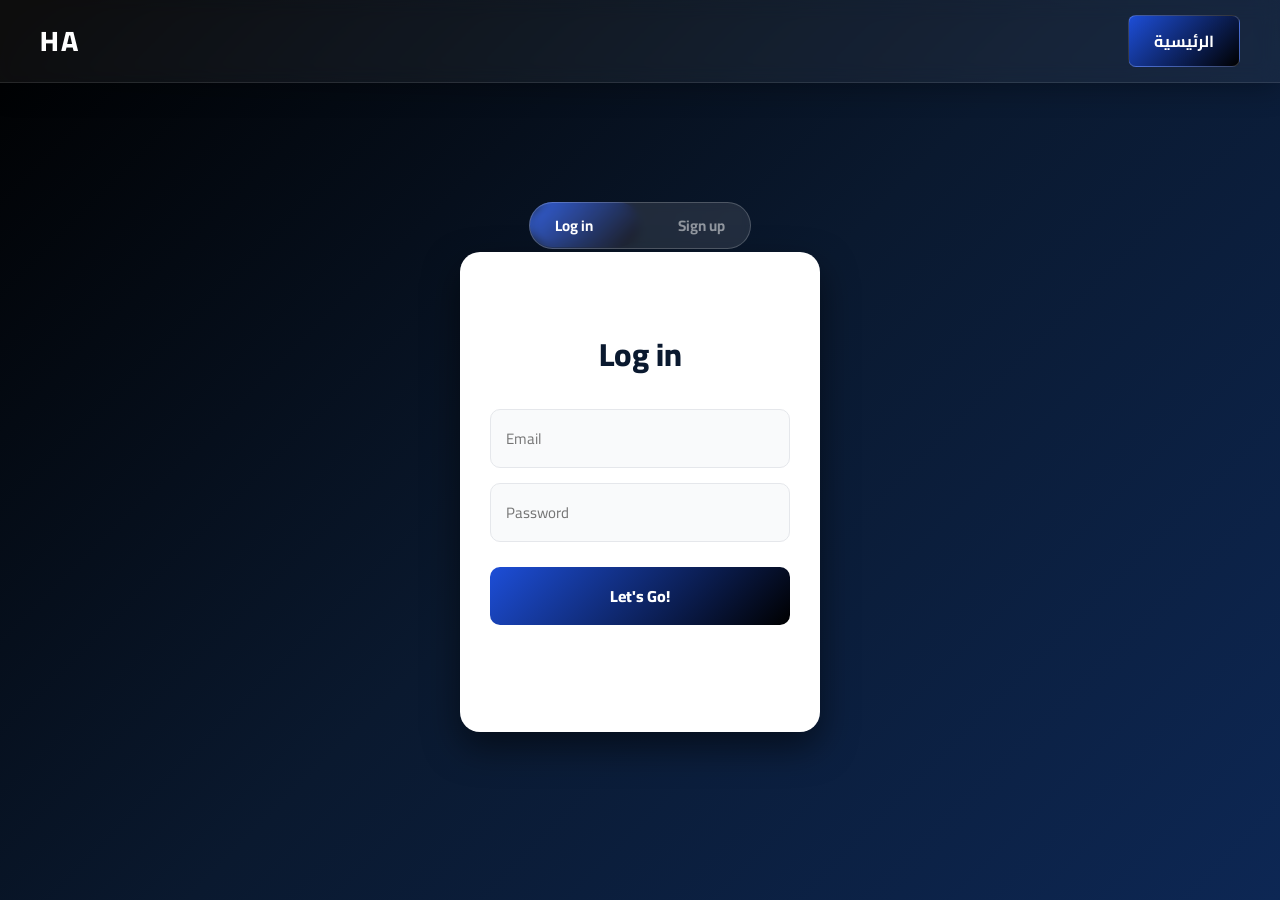
<file: admin.html>
<!DOCTYPE html>
<html lang="en">
<head>
    <meta charset="UTF-8">
    <meta name="viewport" content="width=device-width, initial-scale=1.0">
    <title>Admin Dashboard</title>

    <link rel="stylesheet" href="assets/css/admin.css">
</head>
<body>

<header class="header">
    <div class="header-content">

        <h1>Admin Dashboard</h1>

        <div>
            <span id="adminName">Admin</span>

            <button id="logoutBtn" class="btn btn-danger">
                Logout
            </button>
        </div>

    </div>
</header>

<div class="container">

    <aside class="sidebar">

        <button class="nav-item active"
                data-section="dashboard">
            Dashboard
        </button>

        <button class="nav-item"
                data-section="users">
            Users
        </button>

        <button class="nav-item"
                data-section="moderators">
            Moderators
        </button>

    </aside>

    <main class="main-content">

        <!-- DASHBOARD -->

        <section id="dashboard" class="section active">

            <h2>Dashboard</h2>

            <div class="stats-grid">

                <div class="stat-card">
                    <h3>Total Users</h3>
                    <p id="totalUsers">0</p>
                </div>

                <div class="stat-card">
                    <h3>Total Moderators</h3>
                    <p id="totalModerators">0</p>
                </div>

            </div>

        </section>

        <!-- USERS -->

        <section id="users" class="section">

            <h2>Users</h2>

            <table class="data-table">

                <thead>
                <tr>
                    <th>ID</th>
                    <th>Name</th>
                    <th>Email</th>
                    <th>Role</th>
                    <th>Action</th>
                </tr>
                </thead>

                <tbody id="usersTableBody"></tbody>

            </table>

        </section>

        <!-- MODERATORS -->

        <section id="moderators" class="section">

            <h2>Create Moderator</h2>

            <form id="createModeratorForm">

                <input
                        type="text"
                        id="moderatorName"
                        placeholder="Name"
                        required
                >

                <input
                        type="email"
                        id="moderatorEmail"
                        placeholder="Email"
                        required
                >

                <input
                        type="password"
                        id="moderatorPassword"
                        placeholder="Password"
                        required
                >

                <button type="submit">
                    Create Moderator
                </button>

            </form>

        </section>

    </main>

</div>

<script src="assets/js/admin.js"></script>

</body>
</html>
</file>
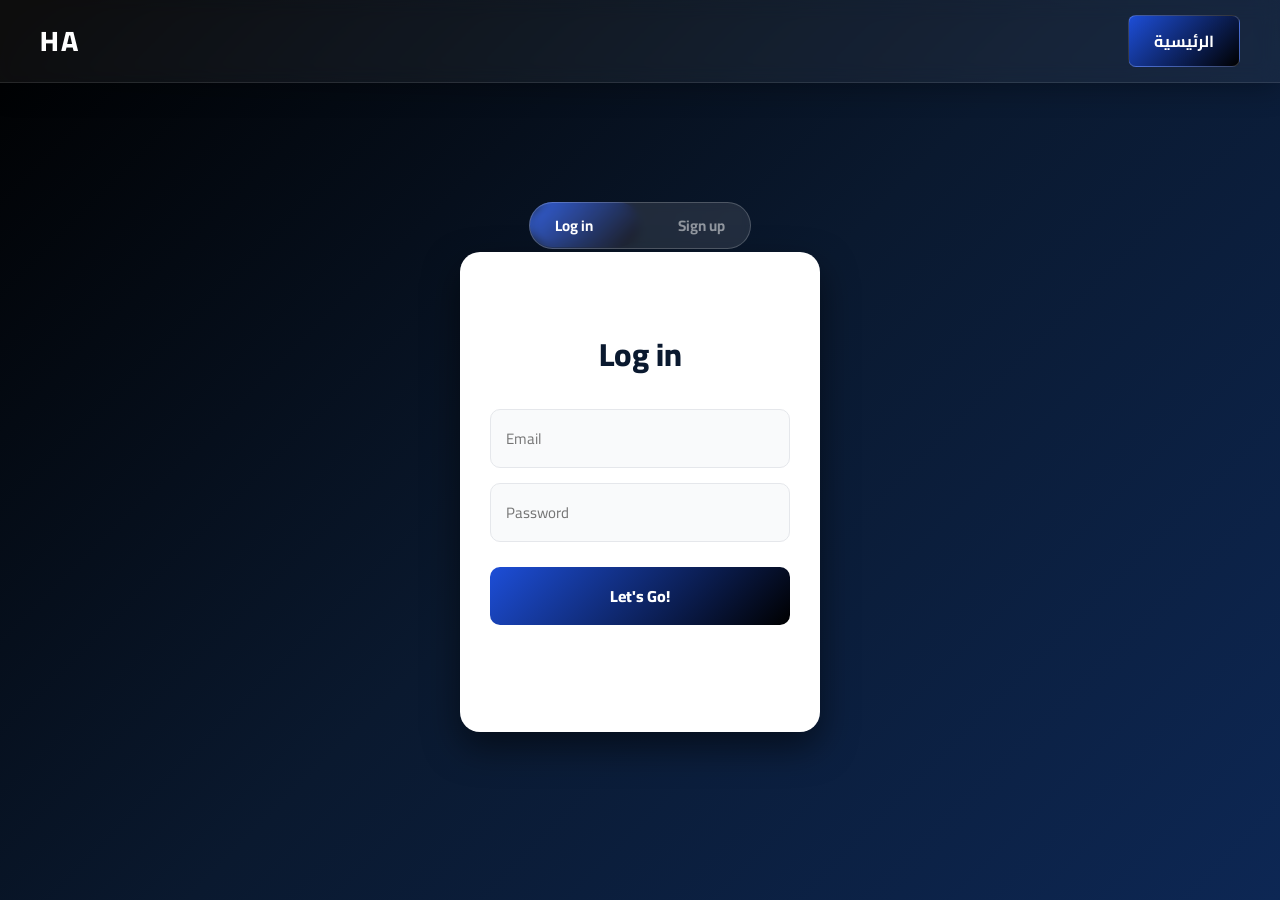
<file: client.html>
<!DOCTYPE html>
<html lang="en">
<head>
    <meta charset="UTF-8">
    <meta name="viewport" content="width=device-width, initial-scale=1.0">
    <title>Student Dashboard</title>

    <link rel="stylesheet" href="assets/css/client.css">
</head>
<body>

<header class="header">
    <div>
        <h1>Student Dashboard</h1>
    </div>

    <div>
        <span id="studentName"></span>

        <button id="logoutBtn">
            Logout
        </button>
    </div>
</header>

<div class="container">

    <aside class="sidebar">

        <button class="nav-item active"
                data-section="dashboard">
            Dashboard
        </button>

        <button class="nav-item"
                data-section="courses">
            Available Courses
        </button>

        <button class="nav-item"
                data-section="myCourses">
            My Courses
        </button>

    </aside>

    <main class="main-content">

        <section
                id="dashboard"
                class="section active">

            <h2>Dashboard</h2>

            <div class="cards-grid">

                <div class="card">
                    <h3>Total Courses</h3>
                    <p id="totalCourses">0</p>
                </div>

                <div class="card">
                    <h3>My Courses</h3>
                    <p id="totalMyCourses">0</p>
                </div>

            </div>

        </section>

        <section
                id="courses"
                class="section">

            <h2>Available Courses</h2>

            <div
                id="coursesContainer"
                class="courses-grid">
            </div>

        </section>

        <section
                id="myCourses"
                class="section">

            <h2>My Courses</h2>

            <div
                id="myCoursesContainer"
                class="courses-grid">
            </div>

        </section>

    </main>

</div>

<script src="assets/js/client.js"></script>

</body>
</html>
</file>
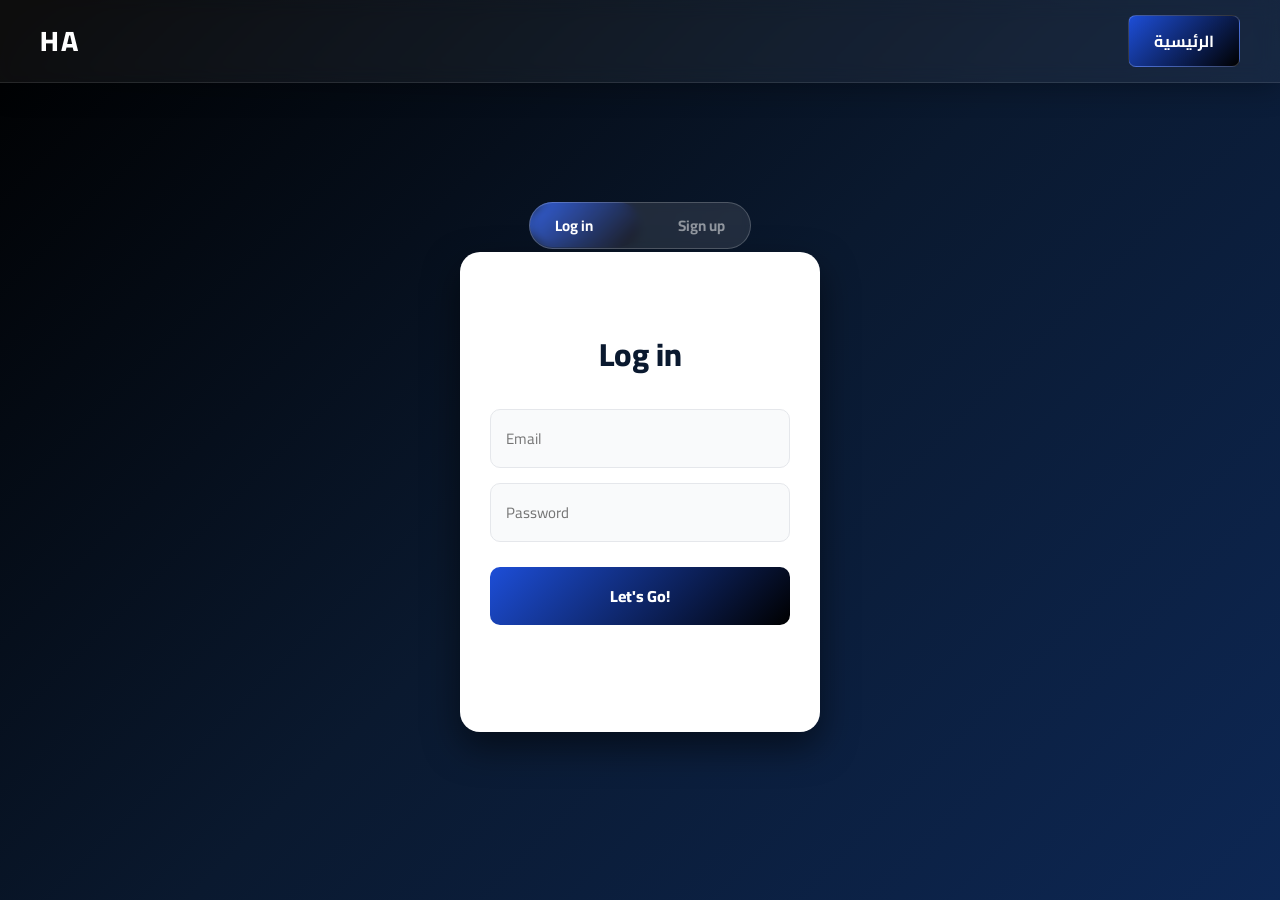
<file: login.html>
<!DOCTYPE html>
<html lang="en">
<head>
    <meta charset="UTF-8">
    <meta name="viewport" content="width=device-width, initial-scale=1.0">
    <title>Login / Register</title>
    <link href="https://fonts.googleapis.com/css2?family=Cairo:wght@400;700;800&display=swap" rel="stylesheet">
    
    <style>
        /* ===========================================
           General & Layout
        =========================================== */
        body {
            margin: 0;
            padding: 0;
            font-family: 'Cairo', sans-serif;
            /* تدرج احترافي من الأسود للأزرق الداكن */
            background: linear-gradient(135deg, #000000, #0a192f, #0d2754);
            min-height: 100vh;
            display: flex;
            flex-direction: column;
        }

        /* ===========================================
           Navbar
        =========================================== */
        .custom-navbar {
            width: 100%;
            background: rgba(255, 255, 255, 0.05);
            backdrop-filter: blur(10px);
            padding: 15px 0;
            box-shadow: 0 4px 30px rgba(0, 0, 0, 0.3);
            border-bottom: 1px solid rgba(255, 255, 255, 0.1);
        }

        .nav-container {
            max-width: 1200px;
            margin: auto;
            padding: 0 20px;
            display: flex;
            align-items: center;
            justify-content: space-between;
        }

        .nav-logo {
            font-size: 28px;
            font-weight: 800;
            color: #ffffff;
            text-decoration: none;
            letter-spacing: 2px;
        }

        .login-btn {
            background: linear-gradient(135deg, #1d4ed8, #000000);
            color: #fff;
            padding: 10px 25px;
            border-radius: 8px;
            font-weight: 700;
            text-decoration: none;
            transition: 0.3s ease;
            border: 1px solid rgba(255, 255, 255, 0.2);
        }

        .login-btn:hover {
            box-shadow: 0 4px 15px rgba(29, 78, 216, 0.4);
            transform: translateY(-2px);
        }

        /* ===========================================
           Card Wrapper & Mechanics
        =========================================== */
        .wrapper {
            flex: 1;
            display: flex;
            justify-content: center;
            align-items: center;
            padding: 20px;
        }

        .card-switch {
            position: relative;
            width: 360px; /* عرض البطاقة */
            height: 480px; /* طول البطاقة */
        }

        .switch {
            display: flex;
            flex-direction: column;
            align-items: center;
            width: 100%;
            height: 100%;
            perspective: 1000px;
        }

        .toggle {
            display: none;
        }

        /* تصميم زر التبديل */
        .slider {
            position: absolute;
            top: -50px;
            width: 220px;
            height: 45px;
            background: rgba(255, 255, 255, 0.1);
            border-radius: 25px;
            cursor: pointer;
            border: 1px solid rgba(255, 255, 255, 0.2);
            backdrop-filter: blur(5px);
            z-index: 10;
        }

        .slider::before {
            content: 'Log in';
            position: absolute;
            top: 50%;
            left: 25px;
            transform: translateY(-50%);
            color: #fff;
            font-weight: 700;
            font-size: 15px;
            transition: 0.3s;
        }

        .slider::after {
            content: 'Sign up';
            position: absolute;
            top: 50%;
            right: 25px;
            transform: translateY(-50%);
            color: rgba(255, 255, 255, 0.5);
            font-weight: 700;
            font-size: 15px;
            transition: 0.3s;
        }

        .card-side {
            position: absolute;
            top: -50px;
            left: 70px; /* منتصف المسافة للتبديل */
            width: 110px;
            height: 45px;
            background: linear-gradient(135deg, #1d4ed8, #000000);
            border-radius: 25px;
            z-index: 9;
            transition: 0.4s cubic-bezier(0.68, -0.55, 0.265, 1.55); /* حركة انسيابية */
        }

        .toggle:checked ~ .slider::before { color: rgba(255, 255, 255, 0.5); }
        .toggle:checked ~ .slider::after { color: #fff; }
        .toggle:checked ~ .card-side { left: 180px; }

        /* ===========================================
           Flip Card Inner Styles
        =========================================== */
        .flip-card__inner {
            width: 100%;
            height: 100%;
            position: relative;
            transition: transform 0.8s cubic-bezier(0.175, 0.885, 0.32, 1.275);
            transform-style: preserve-3d;
        }

        .toggle:checked ~ .flip-card__inner {
            transform: rotateY(180deg);
        }

        .flip-card__front, .flip-card__back {
            position: absolute;
            width: 100%;
            height: 100%;
            backface-visibility: hidden;
            background: #ffffff; /* لون البطاقة أبيض */
            border-radius: 20px;
            padding: 40px 30px;
            box-sizing: border-box;
            box-shadow: 0 15px 35px rgba(0, 0, 0, 0.5);
            display: flex;
            flex-direction: column;
            justify-content: center;
        }

        .flip-card__back {
            transform: rotateY(180deg);
        }

        .title {
            font-size: 32px;
            font-weight: 800;
            color: #0a192f;
            text-align: center;
            margin-bottom: 25px;
        }

        .flip-card__form {
            display: flex;
            flex-direction: column;
            gap: 15px;
        }

        .flip-card__input {
            width: 100%;
            padding: 14px 15px;
            border: 1px solid #e5e7eb;
            border-radius: 10px;
            font-size: 15px;
            background: #f9fafb;
            color: #111827;
            box-sizing: border-box;
            transition: 0.3s;
            font-family: inherit;
        }

        .flip-card__input:focus {
            outline: none;
            border-color: #1d4ed8;
            box-shadow: 0 0 0 3px rgba(29, 78, 216, 0.15);
            background: #ffffff;
        }

        .flip-card__btn {
            margin-top: 10px;
            padding: 14px;
            background: linear-gradient(135deg, #1d4ed8, #000000);
            color: white;
            border: none;
            border-radius: 10px;
            font-size: 16px;
            font-weight: 800;
            cursor: pointer;
            transition: 0.3s;
            font-family: inherit;
        }

        .flip-card__btn:hover {
            opacity: 0.95;
            transform: translateY(-2px);
            box-shadow: 0 5px 15px rgba(29, 78, 216, 0.4);
        }

        .message-box {
            text-align: center;
            margin-top: 15px;
            font-weight: bold;
            font-size: 14px;
            min-height: 20px;
        }
        
        /* تقليل المسافات في نموذج التسجيل لاحتواء الحقول */
        .flip-card__back .flip-card__form { gap: 10px; }
        .flip-card__back .title { margin-bottom: 15px; }
        .flip-card__back .flip-card__input { padding: 12px 15px; }
    </style>
</head>
<body>

<nav class="custom-navbar">
    <div class="nav-container">
        <a href="index.html" class="nav-logo">HA</a>
        <a href="index.html" class="login-btn">الرئيسية</a>
    </div>
</nav>

<div class="wrapper">
    <div class="card-switch">
        <label class="switch">
            <input type="checkbox" class="toggle">
            
            <span class="slider"></span>
            <span class="card-side"></span>

            <div class="flip-card__inner">

                <div class="flip-card__front">
                    <div class="title">Log in</div>
                    <form id="loginForm" class="flip-card__form">
                        <input
                            class="flip-card__input"
                            name="email"
                            placeholder="Email"
                            type="email"
                            required
                        >
                        <input
                            class="flip-card__input"
                            name="password"
                            placeholder="Password"
                            type="password"
                            required
                        >
                        <button class="flip-card__btn" type="submit">
                            Let's Go!
                        </button>
                    </form>
                    <div id="loginMessage" class="message-box"></div>
                </div>

                <div class="flip-card__back">
                    <div class="title">Sign up</div>
                    <form id="registerForm" class="flip-card__form">
                        <input
                            class="flip-card__input"
                            name="name"
                            placeholder="Name"
                            type="text"
                            required
                        >
                        <input
                            class="flip-card__input"
                            name="email"
                            placeholder="Email"
                            type="email"
                            required
                        >
                        <input
                            class="flip-card__input"
                            name="password"
                            placeholder="Password"
                            type="password"
                            required
                        >
                        <input
                            class="flip-card__input"
                            name="password_confirmation"
                            placeholder="Confirm Password"
                            type="password"
                            required
                        >
                        <button class="flip-card__btn" type="submit">
                            Confirm!
                        </button>
                    </form>
                    <div id="registerMessage" class="message-box"></div>
                </div>

            </div>
        </label>
    </div>
</div>

<script>
const API_URL = "http://127.0.0.1:8000/api";

/* ===========================================
   LOGIN
=========================================== */
document.getElementById("loginForm").addEventListener("submit", async function(e) {
    e.preventDefault();
    const formData = new FormData(this);
    const payload = {
        email: formData.get("email"),
        password: formData.get("password")
    };

    try {
        const response = await fetch(`${API_URL}/login`, {
            method: "POST",
            headers: {
                "Content-Type": "application/json",
                "Accept": "application/json"
            },
            body: JSON.stringify(payload)
        });

        const data = await response.json();

        if (!response.ok) {
            throw new Error(data.message || "Login failed");
        }

        localStorage.setItem("token", data.token);
        localStorage.setItem("role", data.role);
        localStorage.setItem("user", JSON.stringify(data.user));

        document.getElementById("loginMessage").style.color = "#10b981"; // Green
        document.getElementById("loginMessage").innerText = "Login successful! Redirecting...";

        setTimeout(() => {
            if (data.role === "Admin") {
                window.location.href = "admin.html";
            } else if (data.role === "Moderator") {
                window.location.href = "moderator.html";
            } else {
                window.location.href = "client.html";
            }
        }, 1000);

    } catch(error) {
        document.getElementById("loginMessage").style.color = "#ef4444"; // Red
        document.getElementById("loginMessage").innerText = error.message;
    }
});

/* ===========================================
   REGISTER
=========================================== */
document.getElementById("registerForm").addEventListener("submit", async function(e) {
    e.preventDefault();
    const formData = new FormData(this);
    const payload = {
        name: formData.get("name"),
        email: formData.get("email"),
        password: formData.get("password"),
        password_confirmation: formData.get("password_confirmation")
    };

    try {
        const response = await fetch(`${API_URL}/register`, {
            method: "POST",
            headers: {
                "Content-Type": "application/json",
                "Accept": "application/json"
            },
            body: JSON.stringify(payload)
        });

        const data = await response.json();

        if (!response.ok) {
            let msg = data.message;
            if (data.errors) {
                msg = Object.values(data.errors).flat().join("\n");
            }
            throw new Error(msg);
        }

        localStorage.setItem("token", data.token);
        localStorage.setItem("role", "User");
        localStorage.setItem("user", JSON.stringify(data.user));

        document.getElementById("registerMessage").style.color = "#10b981"; // Green
        document.getElementById("registerMessage").innerText = "Registration successful! Redirecting...";

        setTimeout(() => {
            window.location.href = "client.html";
        }, 1000);

    } catch(error) {
        document.getElementById("registerMessage").style.color = "#ef4444"; // Red
        document.getElementById("registerMessage").innerText = error.message;
    }
});
</script>

</body>
</html>
</file>
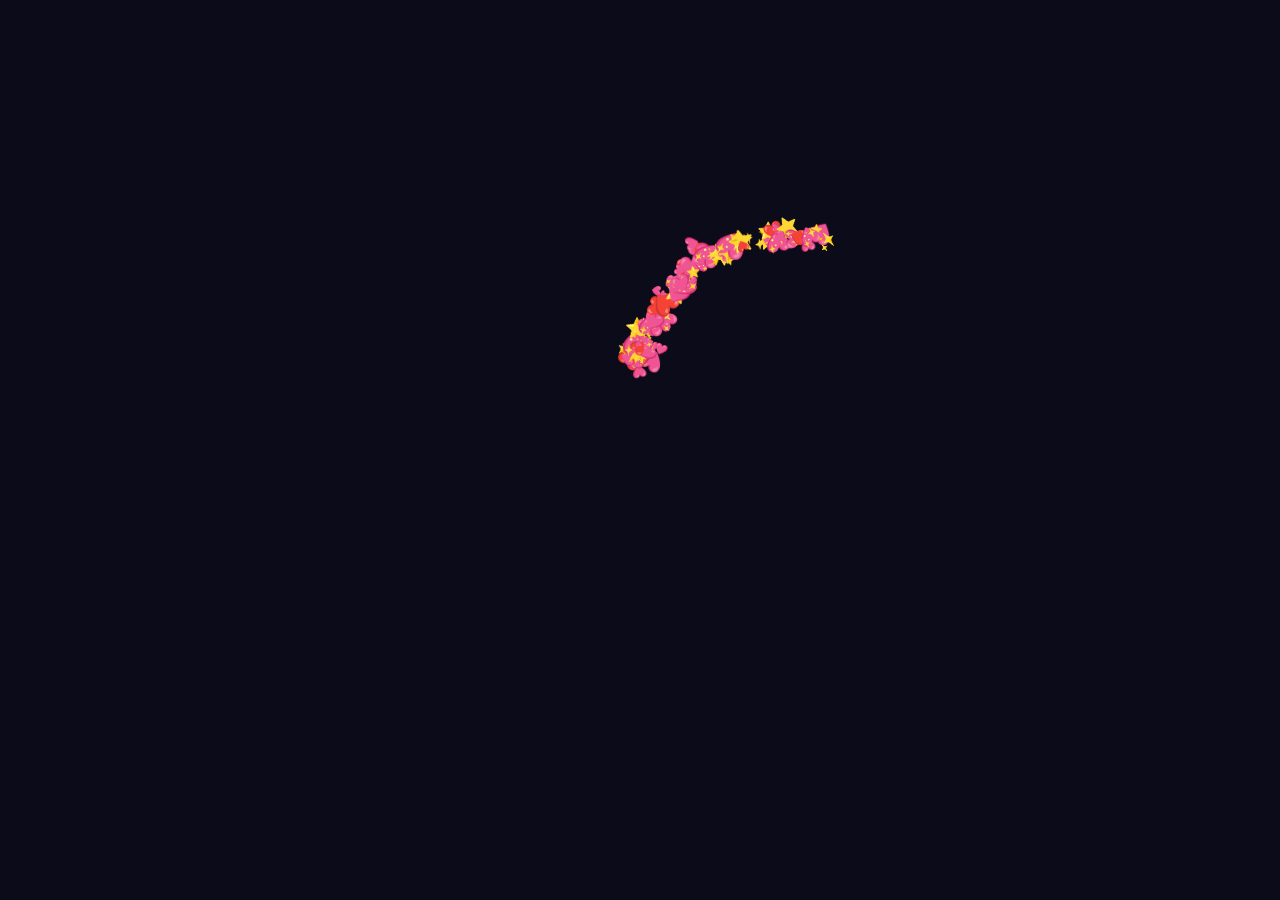
<file: love.html>
<!DOCTYPE html>
<html lang="ar">
<head>
    <meta charset="UTF-8">
    <meta name="viewport" content="width=device-width, initial-scale=1.0">
    <title>قلب كبير بالنجوم والقلوب</title>
    <style>
        /* إعدادات الصفحة والخلفية */
        body {
            margin: 0;
            padding: 0;
            overflow: hidden;
            background-color: #0b0b1a; /* خلفية داكنة لإبراز الألوان */
            display: flex;
            justify-content: center;
            align-items: center;
            height: 100vh;
            font-family: sans-serif;
        }

        /* تنسيق العناصر الصغيرة (القلوب والنجوم) */
        .particle {
            position: absolute;
            font-size: 20px;
            /* تأثير حركي ناعم ومرن عند التجمع */
            transition: all 2s cubic-bezier(0.68, -0.55, 0.265, 1.55);
            transform: translate(-50%, -50%) scale(0);
            opacity: 0;
            user-select: none;
            pointer-events: none;
        }

        /* حركة نبض بسيطة للقلب بعد أن يتشكل */
        @keyframes heartbeat {
            0% { transform: scale(1); }
            15% { transform: scale(1.1); }
            30% { transform: scale(1); }
            45% { transform: scale(1.1); }
            60% { transform: scale(1); }
        }

        #heart-container {
            position: relative;
            width: 100vw;
            height: 100vh;
            /* سيتم تفعيل النبض برمجياً بعد تجمع القلوب */
        }
        
        .pulse {
            animation: heartbeat 2s infinite ease-in-out;
        }
    </style>
</head>
<body>

    <div id="heart-container"></div>

    <script>
        const container = document.getElementById('heart-container');
        const numParticles = 400; // عدد العناصر الصغيرة (يمكنك زيادته أو نقصانه)
        const symbols = ['❤️', '💖', '✨', '⭐', '💕']; // الأشكال المستخدمة

        // الحصول على مركز الشاشة
        let centerX = window.innerWidth / 2;
        let centerY = window.innerHeight / 2;

        // تحديث المركز عند تغيير حجم النافذة
        window.addEventListener('resize', () => {
            centerX = window.innerWidth / 2;
            centerY = window.innerHeight / 2;
        });

        // إنشاء العناصر الصغيرة
        for (let i = 0; i < numParticles; i++) {
            const particle = document.createElement('div');
            particle.classList.add('particle');
            
            // اختيار شكل عشوائي من المصفوفة
            particle.innerText = symbols[Math.floor(Math.random() * symbols.length)];

            // تحديد نقطة بداية عشوائية خارج الشاشة أو في أماكن متفرقة
            const startX = Math.random() * window.innerWidth;
            const startY = Math.random() * window.innerHeight;

            particle.style.left = `${startX}px`;
            particle.style.top = `${startY}px`;

            container.appendChild(particle);

            // حساب الإحداثيات لتشكيل القلب باستخدام المعادلة الرياضية للقلب
            // t تأخذ قيماً من 0 إلى 2π
            const t = (i / numParticles) * Math.PI * 2;
            const scale = 18; // حجم القلب الكلي

            // معادلة القلب الرياضية
            const x = 16 * Math.pow(Math.sin(t), 3);
            const y = -(13 * Math.cos(t) - 5 * Math.cos(2*t) - 2 * Math.cos(3*t) - Math.cos(4*t));

            // إضافة تشتت بسيط حتى لا يكون الخط رفيعاً جداً
            const scatterX = (Math.random() - 0.5) * 20;
            const scatterY = (Math.random() - 0.5) * 20;

            const targetX = centerX + (x * scale) + scatterX;
            const targetY = centerY + (y * scale) + scatterY;

            // تشغيل الحركة بتأخير زمني تدريجي (Staggered effect)
            setTimeout(() => {
                particle.style.left = `${targetX}px`;
                particle.style.top = `${targetY}px`;
                // تكبير الحجم قليلاً مع تدوير عشوائي بسيط
                const randomRotation = Math.random() * 360;
                particle.style.transform = `translate(-50%, -50%) scale(${Math.random() * 0.8 + 0.5}) rotate(${randomRotation}deg)`;
                particle.style.opacity = '1';
            }, i * 15); // 15 مللي ثانية بين كل قلب والذي يليه
        }

        // إضافة تأثير النبض للقلب بأكمله بعد انتهاء الحركة
        setTimeout(() => {
            container.classList.add('pulse');
        }, numParticles * 15 + 2000); // وقت التأخير + وقت الحركة

    </script>
</body>
</html>
</file>
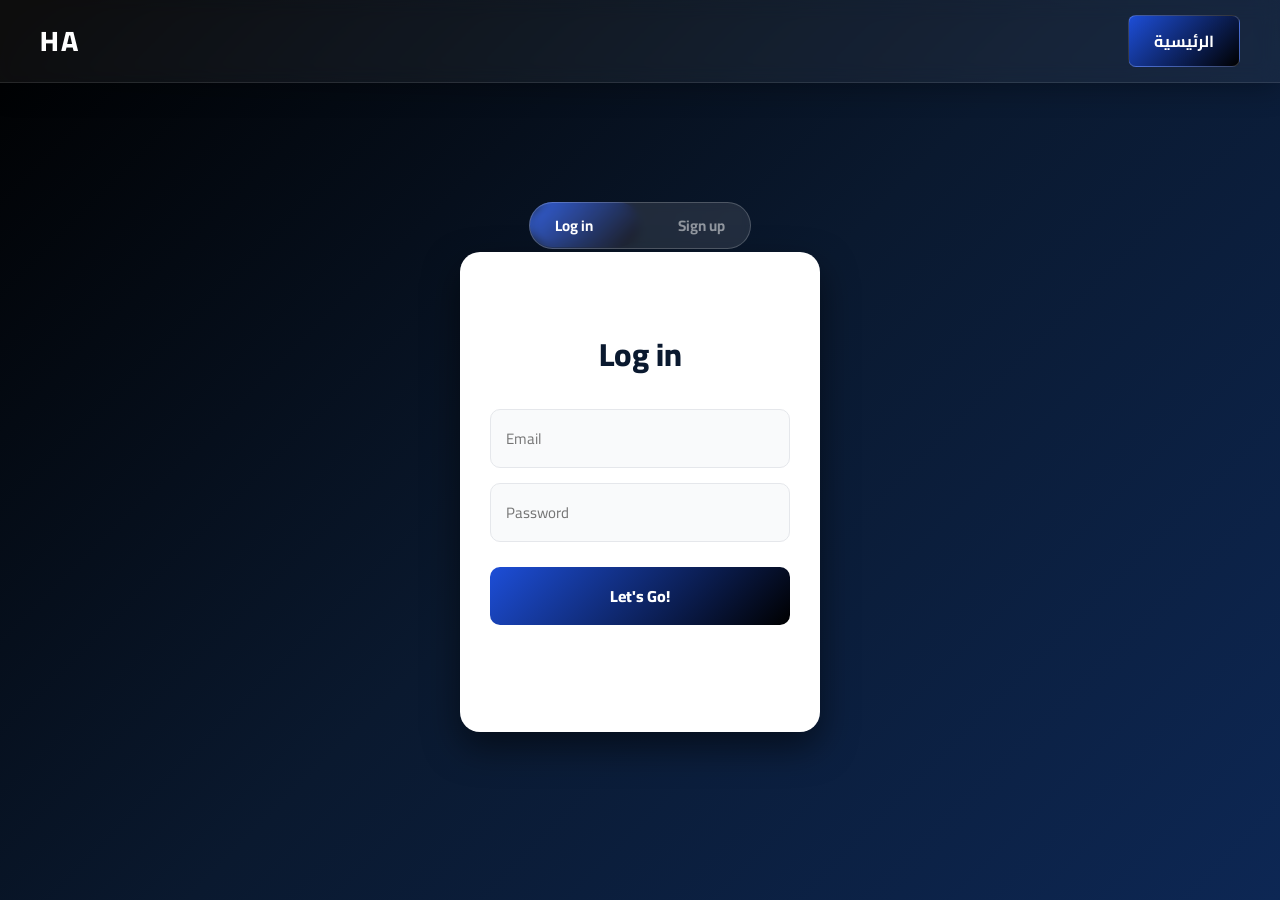
<file: moderator.html>
```html
<!DOCTYPE html>
<html lang="en">

<head>
    <meta charset="UTF-8">
    <meta name="viewport" content="width=device-width, initial-scale=1.0">
    <title>Moderator Dashboard</title>

    <link rel="stylesheet" href="assets/css/admin.css">
</head>

<body>

    <header class="header">
        <div class="header-content">

            <div class="header-left">
                <h1 class="platform-name">Moderator Dashboard</h1>
            </div>

            <div class="header-right">

                <div class="admin-profile">
                    <span class="admin-name" id="moderatorName">
                        Moderator
                    </span>
                </div>

                <button class="logout-btn" id="logoutBtn">
                    🚪 Logout
                </button>

            </div>

        </div>
    </header>

    <div class="container">

        <!-- Sidebar -->

        <aside class="sidebar">

            <nav class="nav-menu">

                <button class="nav-item active" data-section="dashboard">
                    Dashboard
                </button>

                <button class="nav-item" data-section="courses">
                    Courses
                </button>

                <button class="nav-item" data-section="sections">
                    Sections
                </button>

                <button class="nav-item" data-section="lessons">
                    Lessons
                </button>

                <button class="nav-item" data-section="resources">
                    Resources
                </button>

            </nav>

        </aside>

        <!-- Main Content -->

        <main class="main-content">

            <!-- Dashboard -->

            <section id="dashboard" class="section active">

                <h2>Dashboard</h2>

                <div class="stats-grid">

                    <div class="stat-card">
                        <h3>Total Courses</h3>
                        <p class="stat-number" id="totalCourses">0</p>
                    </div>

                </div>

            </section>

            <!-- Courses -->

            <section id="courses" class="section">

                <div class="section-header">

                    <h2>Courses</h2>

                    <button class="btn btn-primary" id="addCourseBtn">
                        Add Course
                    </button>

                </div>

                <table class="data-table">

                    <thead>

                        <tr>
                            <th>ID</th>
                            <th>Title</th>
                            <th>Price</th>
                            <th>Status</th>
                            <th>Actions</th>
                        </tr>

                    </thead>

                    <tbody id="coursesTableBody">

                    </tbody>

                </table>

            </section>

            <!-- Sections -->

            <section id="sections" class="section">

                <h2>Sections</h2>

                <p>
                    Section Management will be connected after
                    course CRUD is completed.
                </p>

            </section>

            <!-- Lessons -->

            <section id="lessons" class="section">

                <h2>Lessons</h2>

                <p>
                    Lesson Management will be connected after
                    section CRUD is completed.
                </p>

            </section>

            <!-- Resources -->

            <section id="resources" class="section">

                <h2>Resources</h2>

                <p>
                    Resource Management will be connected after
                    lessons CRUD is completed.
                </p>

            </section>

        </main>

    </div>

    <!-- Modal -->

    <div class="modal" id="courseModal">

        <div class="modal-content">

            <h3>Create Course</h3>

            <form id="courseForm">

                <div class="form-group">

                    <label>Title</label>

                    <input type="text" id="courseTitle" required>

                </div>

                <div class="form-group">

                    <label>Description</label>

                    <textarea id="courseDescription" rows="4"></textarea>

                </div>

                <div class="form-group">

                    <label>Price</label>

                    <input type="number" id="coursePrice" value="0">

                </div>

                <div class="form-group">

                    <label>Status</label>

                    <select id="courseStatus">

                        <option value="published">
                            Published
                        </option>

                        <option value="draft">
                            Draft
                        </option>

                    </select>

                </div>

                <button type="submit" class="btn btn-primary">
                    Save Course
                </button>

            </form>

        </div>

    </div>

    <script src="assets/js/moderator.js"></script>

</body>

</html>
</file>
<file: assets/css/admin.css>
/* ========== المتغيرات والألوان ========== */
:root {
    /* الألوان الأساسية */
    --primary-color: #4f46e5;
    --primary-light: #6366f1;
    --primary-dark: #4338ca;
    
    /* الألوان المحايدة */
    --white: #ffffff;
    --light-gray: #f3f4f6;
    --gray: #e5e7eb;
    --dark-gray: #9ca3af;
    --darker-gray: #6b7280;
    --black: #1f2937;
    --very-black: #111827;
    
    /* الألوان الإضافية */
    --success-color: #10b981;
    --danger-color: #ef4444;
    --warning-color: #f59e0b;
    --info-color: #3b82f6;
    
    /* الظلال والحدود */
    --border-color: #e5e7eb;
    --shadow-sm: 0 1px 2px rgba(0, 0, 0, 0.05);
    --shadow-md: 0 4px 6px rgba(0, 0, 0, 0.1);
    --shadow-lg: 0 10px 15px rgba(0, 0, 0, 0.1);
}

/* الوضع الليلي */
body.dark-mode {
    --white: #111827;
    --light-gray: #1f2937;
    --gray: #374151;
    --dark-gray: #6b7280;
    --darker-gray: #9ca3af;
    --black: #f3f4f6;
    --very-black: #ffffff;
    --border-color: #374151;
}

/* ========== إعادة تعيين عام ========== */
* {
    margin: 0;
    padding: 0;
    box-sizing: border-box;
}

html {
    direction: rtl;
    scroll-behavior: smooth;
}

body {
    font-family: 'Segoe UI', Tahoma, Geneva, Verdana, sans-serif;
    background-color: var(--light-gray);
    color: var(--black);
    line-height: 1.6;
    transition: background-color 0.3s, color 0.3s;
}

/* ========== الهيدر ========== */
.header {
    background-color: var(--white);
    border-bottom: 1px solid var(--border-color);
    padding: 1rem 2rem;
    position: sticky;
    top: 0;
    z-index: 1000;
    box-shadow: var(--shadow-sm);
}

.header-content {
    max-width: 1400px;
    margin: 0 auto;
    display: flex;
    justify-content: space-between;
    align-items: center;
    gap: 2rem;
}

.header-left {
    display: flex;
    align-items: center;
    gap: 1rem;
    flex: 1;
}

.hamburger-btn {
    display: none;
    background: none;
    border: none;
    font-size: 1.5rem;
    cursor: pointer;
    color: var(--black);
}

.platform-name {
    font-size: 1.5rem;
    font-weight: 700;
    color: var(--primary-color);
}

.header-right {
    display: flex;
    align-items: center;
    gap: 1.5rem;
}

.notifications-wrapper {
    position: relative;
}

.notification-btn {
    background: none;
    border: none;
    font-size: 1.5rem;
    cursor: pointer;
    position: relative;
}

.notification-badge {
    position: absolute;
    top: -5px;
    left: -10px;
    background-color: var(--danger-color);
    color: var(--white);
    border-radius: 50%;
    width: 20px;
    height: 20px;
    display: flex;
    align-items: center;
    justify-content: center;
    font-size: 0.75rem;
    font-weight: 700;
}

.notification-dropdown {
    position: absolute;
    top: 100%;
    right: 0;
    background-color: var(--white);
    border: 1px solid var(--border-color);
    border-radius: 0.5rem;
    min-width: 250px;
    box-shadow: var(--shadow-lg);
    z-index: 2000;
}

.notification-item {
    padding: 1rem;
    border-bottom: 1px solid var(--border-color);
    cursor: pointer;
    transition: background-color 0.2s;
}

.notification-item:hover {
    background-color: var(--light-gray);
}

.notification-item:last-child {
    border-bottom: none;
}

.admin-profile {
    display: flex;
    align-items: center;
    gap: 0.75rem;
}

.admin-avatar {
    width: 40px;
    height: 40px;
    border-radius: 50%;
    border: 2px solid var(--primary-color);
}

.admin-name {
    font-size: 0.95rem;
    font-weight: 600;
}

.dark-mode-btn,
.logout-btn {
    background: none;
    border: none;
    font-size: 1.3rem;
    cursor: pointer;
    transition: transform 0.2s;
}

.dark-mode-btn:hover,
.logout-btn:hover {
    transform: scale(1.1);
}

/* ========== الكونتينر ========== */
.container {
    display: flex;
    max-width: 1400px;
    margin: 0 auto;
    height: calc(100vh - 80px);
}

/* ========== الشريط الجانبي ========== */
.sidebar {
    width: 280px;
    background-color: var(--white);
    border-left: 1px solid var(--border-color);
    padding: 2rem 0;
    overflow-y: auto;
    position: sticky;
    top: 80px;
    height: calc(100vh - 80px);
}

.nav-menu {
    display: flex;
    flex-direction: column;
    gap: 0.5rem;
}

.nav-item {
    background: none;
    border: none;
    padding: 1rem 1.5rem;
    text-align: right;
    cursor: pointer;
    transition: all 0.2s;
    color: var(--darker-gray);
    font-size: 1rem;
    font-weight: 500;
    border-right: 3px solid transparent;
}

.nav-item:hover {
    background-color: var(--light-gray);
    color: var(--primary-color);
}

.nav-item.active {
    background-color: rgba(79, 70, 229, 0.1);
    color: var(--primary-color);
    border-right-color: var(--primary-color);
}

/* ========== المحتوى الرئيسي ========== */
.main-content {
    flex: 1;
    overflow-y: auto;
    padding: 2rem;
}

.section {
    display: none;
    animation: fadeIn 0.3s ease-in;
}

.section.active {
    display: block;
}

@keyframes fadeIn {
    from {
        opacity: 0;
        transform: translateY(10px);
    }
    to {
        opacity: 1;
        transform: translateY(0);
    }
}

.section h2 {
    font-size: 2rem;
    margin-bottom: 1.5rem;
    color: var(--black);
}

.section-header {
    display: flex;
    justify-content: space-between;
    align-items: center;
    margin-bottom: 2rem;
}

.section-header h2 {
    margin: 0;
}

/* ========== الإحصائيات ========== */
.stats-grid {
    display: grid;
    grid-template-columns: repeat(auto-fit, minmax(250px, 1fr));
    gap: 1.5rem;
    margin-bottom: 2rem;
}

.stat-card {
    background-color: var(--white);
    border-radius: 0.75rem;
    padding: 1.5rem;
    display: flex;
    align-items: center;
    gap: 1rem;
    box-shadow: var(--shadow-sm);
    border: 1px solid var(--border-color);
    transition: transform 0.2s, box-shadow 0.2s;
}

.stat-card:hover {
    transform: translateY(-4px);
    box-shadow: var(--shadow-md);
}

.stat-icon {
    font-size: 2.5rem;
}

.stat-content h3 {
    font-size: 0.9rem;
    color: var(--darker-gray);
    margin-bottom: 0.5rem;
    font-weight: 600;
}

.stat-number {
    font-size: 1.8rem;
    font-weight: 700;
    color: var(--primary-color);
}

/* ========== الرسوم البيانية ========== */
.chart-section {
    background-color: var(--white);
    border-radius: 0.75rem;
    padding: 1.5rem;
    box-shadow: var(--shadow-sm);
    border: 1px solid var(--border-color);
    margin-bottom: 2rem;
}

.chart-header {
    display: flex;
    justify-content: space-between;
    align-items: center;
    margin-bottom: 1.5rem;
}

.chart-header h3 {
    margin: 0;
}

.chart-filter {
    padding: 0.5rem 1rem;
    border: 1px solid var(--border-color);
    border-radius: 0.375rem;
    background-color: var(--white);
    color: var(--black);
    cursor: pointer;
    font-size: 0.95rem;
}

.revenue-chart {
    max-height: 300px;
    width: 100%;
}

/* ========== التصفية والبحث ========== */
.filters {
    display: flex;
    gap: 1rem;
    margin-bottom: 1.5rem;
    flex-wrap: wrap;
}

.search-input,
.filter-select {
    padding: 0.75rem 1rem;
    border: 1px solid var(--border-color);
    border-radius: 0.375rem;
    background-color: var(--white);
    color: var(--black);
    font-size: 0.95rem;
}

.search-input {
    flex: 1;
    min-width: 200px;
}

.filter-select {
    min-width: 150px;
}

.search-input::placeholder {
    color: var(--dark-gray);
}

/* ========== الجداول ========== */
.data-table {
    width: 100%;
    border-collapse: collapse;
    background-color: var(--white);
    border-radius: 0.75rem;
    overflow: hidden;
    box-shadow: var(--shadow-sm);
    border: 1px solid var(--border-color);
}

.data-table thead {
    background-color: var(--light-gray);
    border-bottom: 2px solid var(--border-color);
}

.data-table th {
    padding: 1rem;
    text-align: right;
    font-weight: 600;
    color: var(--darker-gray);
    font-size: 0.9rem;
}

.data-table td {
    padding: 1rem;
    border-bottom: 1px solid var(--border-color);
}

.data-table tbody tr {
    transition: background-color 0.2s;
}

.data-table tbody tr:hover {
    background-color: var(--light-gray);
}

.data-table tbody tr:last-child td {
    border-bottom: none;
}

/* ========== الأزرار ========== */
.btn {
    padding: 0.75rem 1.5rem;
    border: none;
    border-radius: 0.375rem;
    cursor: pointer;
    font-size: 0.95rem;
    font-weight: 600;
    transition: all 0.2s;
    display: inline-flex;
    align-items: center;
    gap: 0.5rem;
}

.btn-primary {
    background-color: var(--primary-color);
    color: var(--white);
}

.btn-primary:hover {
    background-color: var(--primary-dark);
    transform: translateY(-2px);
    box-shadow: var(--shadow-md);
}

.btn-secondary {
    background-color: var(--gray);
    color: var(--black);
}

.btn-secondary:hover {
    background-color: var(--darker-gray);
    color: var(--white);
}

.btn-danger {
    background-color: var(--danger-color);
    color: var(--white);
}

.btn-danger:hover {
    background-color: #dc2626;
}

.btn-success {
    background-color: var(--success-color);
    color: var(--white);
}

.btn-small {
    padding: 0.5rem 1rem;
    font-size: 0.85rem;
}

.btn-group {
    display: flex;
    gap: 1rem;
    flex-wrap: wrap;
}

/* ========== الـ Modal ========== */
.modal {
    display: none;
    position: fixed;
    top: 0;
    left: 0;
    right: 0;
    bottom: 0;
    background-color: rgba(0, 0, 0, 0.5);
    z-index: 3000;
    align-items: center;
    justify-content: center;
}

.modal.show {
    display: flex;
    animation: fadeIn 0.3s ease-in;
}

.modal-content {
    background-color: var(--white);
    border-radius: 0.75rem;
    padding: 2rem;
    max-width: 500px;
    width: 90%;
    max-height: 90vh;
    overflow-y: auto;
    position: relative;
    box-shadow: var(--shadow-lg);
}

.modal-close {
    position: absolute;
    top: 1rem;
    left: 1rem;
    background: none;
    border: none;
    font-size: 1.5rem;
    cursor: pointer;
    color: var(--darker-gray);
}

/* ========== النماذج ========== */
.form-group {
    margin-bottom: 1.5rem;
}

.form-group label {
    display: block;
    margin-bottom: 0.5rem;
    font-weight: 600;
    color: var(--black);
}

.form-group input,
.form-group textarea,
.form-group select {
    width: 100%;
    padding: 0.75rem;
    border: 1px solid var(--border-color);
    border-radius: 0.375rem;
    background-color: var(--white);
    color: var(--black);
    font-size: 0.95rem;
    font-family: inherit;
}

.form-group textarea {
    resize: vertical;
    min-height: 100px;
}

.form-group input:focus,
.form-group textarea:focus,
.form-group select:focus {
    outline: none;
    border-color: var(--primary-color);
    box-shadow: 0 0 0 3px rgba(79, 70, 229, 0.1);
}

.settings-form {
    background-color: var(--white);
    border-radius: 0.75rem;
    padding: 2rem;
    box-shadow: var(--shadow-sm);
    border: 1px solid var(--border-color);
    max-width: 600px;
}

/* ========== شبكة الكورسات ========== */
.courses-grid {
    display: grid;
    grid-template-columns: repeat(auto-fill, minmax(280px, 1fr));
    gap: 1.5rem;
    margin-top: 2rem;
}

.course-card {
    background-color: var(--white);
    border-radius: 0.75rem;
    overflow: hidden;
    box-shadow: var(--shadow-sm);
    border: 1px solid var(--border-color);
    transition: transform 0.2s, box-shadow 0.2s;
}

.course-card:hover {
    transform: translateY(-4px);
    box-shadow: var(--shadow-md);
}

.course-image {
    width: 100%;
    height: 200px;
    object-fit: cover;
    background-color: var(--light-gray);
}

.course-body {
    padding: 1.5rem;
}

.course-body h3 {
    margin-bottom: 0.5rem;
    color: var(--black);
}

.course-meta {
    font-size: 0.85rem;
    color: var(--darker-gray);
    margin-bottom: 1rem;
}

.course-status {
    display: inline-block;
    padding: 0.25rem 0.75rem;
    border-radius: 0.25rem;
    font-size: 0.8rem;
    font-weight: 600;
    margin-bottom: 1rem;
}

.course-status.published {
    background-color: rgba(16, 185, 129, 0.2);
    color: var(--success-color);
}

.course-status.draft {
    background-color: rgba(245, 158, 11, 0.2);
    color: var(--warning-color);
}

.course-actions {
    display: flex;
    gap: 0.5rem;
}

/* ========== Toast الإشعارات ========== */
.toast-container {
    position: fixed;
    top: 100px;
    right: 20px;
    z-index: 4000;
    display: flex;
    flex-direction: column;
    gap: 1rem;
}

.toast {
    background-color: var(--white);
    border-radius: 0.375rem;
    padding: 1rem 1.5rem;
    box-shadow: var(--shadow-lg);
    border-right: 4px solid var(--info-color);
    animation: slideIn 0.3s ease-out;
    min-width: 300px;
}

.toast.success {
    border-right-color: var(--success-color);
}

.toast.error {
    border-right-color: var(--danger-color);
}

.toast.warning {
    border-right-color: var(--warning-color);
}

@keyframes slideIn {
    from {
        transform: translateX(400px);
        opacity: 0;
    }
    to {
        transform: translateX(0);
        opacity: 1;
    }
}

/* ========== الملخصات والتقارير ========== */
.revenue-summary {
    display: grid;
    grid-template-columns: repeat(auto-fit, minmax(200px, 1fr));
    gap: 1.5rem;
    margin-bottom: 2rem;
}

.summary-card {
    background-color: var(--white);
    border-radius: 0.75rem;
    padding: 1.5rem;
    box-shadow: var(--shadow-sm);
    border: 1px solid var(--border-color);
    text-align: center;
}

.summary-card h3 {
    color: var(--darker-gray);
    margin-bottom: 1rem;
    font-size: 0.95rem;
}

.summary-value {
    font-size: 2rem;
    font-weight: 700;
    color: var(--primary-color);
}

.report-section {
    background-color: var(--white);
    border-radius: 0.75rem;
    padding: 1.5rem;
    box-shadow: var(--shadow-sm);
    border: 1px solid var(--border-color);
    margin-bottom: 2rem;
}

.report-section h3 {
    margin-bottom: 1.5rem;
}

.export-section,
.export-import-section {
    background-color: var(--white);
    border-radius: 0.75rem;
    padding: 1.5rem;
    box-shadow: var(--shadow-sm);
    border: 1px solid var(--border-color);
}

.export-import-section h3 {
    margin-bottom: 1rem;
}

.permissions-info {
    background-color: var(--light-gray);
    border-radius: 0.75rem;
    padding: 1.5rem;
    margin-top: 2rem;
}

.permissions-info h3 {
    margin-bottom: 1rem;
}

.permissions-info ul {
    list-style: none;
    padding-left: 0;
}

.permissions-info li {
    padding: 0.5rem 0;
    color: var(--darker-gray);
}

/* ========== الاستجابة للموبايل ========== */
@media (max-width: 768px) {
    .hamburger-btn {
        display: block;
    }

    .header-content {
        gap: 1rem;
    }

    .platform-name {
        font-size: 1.1rem;
    }

    .header-right {
        gap: 0.75rem;
    }

    .admin-name {
        display: none;
    }

    .container {
        flex-direction: column;
        height: auto;
    }

    .sidebar {
        width: 100%;
        height: auto;
        border-left: none;
        border-top: 1px solid var(--border-color);
        position: static;
        display: none;
        padding: 1rem 0;
    }

    .sidebar.show {
        display: block;
    }

    .nav-menu {
        flex-direction: row;
        flex-wrap: wrap;
        padding: 0 1rem;
        gap: 0.5rem;
    }

    .nav-item {
        flex: 1;
        min-width: 100px;
        padding: 0.75rem 0.5rem;
        font-size: 0.85rem;
    }

    .main-content {
        padding: 1rem;
    }

    .section h2 {
        font-size: 1.5rem;
    }

    .section-header {
        flex-direction: column;
        align-items: stretch;
        gap: 1rem;
    }

    .section-header h2 {
        margin: 0;
    }

    .btn {
        width: 100%;
        justify-content: center;
    }

    .stats-grid {
        grid-template-columns: 1fr;
    }

    .courses-grid {
        grid-template-columns: 1fr;
    }

    .filters {
        flex-direction: column;
    }

    .search-input,
    .filter-select {
        width: 100%;
    }

    .data-table {
        font-size: 0.85rem;
    }

    .data-table th,
    .data-table td {
        padding: 0.75rem 0.5rem;
    }

    .button-group {
        flex-direction: column;
    }

    .button-group .btn {
        margin: 0;
    }

    .modal-content {
        width: 95%;
        padding: 1.5rem;
    }

    .toast {
        min-width: 280px;
        right: 10px;
    }

    .settings-form {
        max-width: 100%;
    }
}
</file>
<file: assets/css/client.css>
/* ========== متغيرات اللون والأساليب ========== */
:root {
    /* الألوان الفاتحة */
    --bg-primary: #ffffff;
    --bg-secondary: #f8f9fa;
    --text-primary: #1a1a1a;
    --text-secondary: #666;
    --border-color: #e0e0e0;
    --accent-color: #5c6ac4;
    --success-color: #4caf50;
    --warning-color: #ff9800;
    --danger-color: #f44336;
    --shadow: 0 2px 8px rgba(0, 0, 0, 0.1);

    /* الخطوط */
    --font-family: 'Segoe UI', 'Arial', sans-serif;
    --font-ar: 'Cairo', 'DM Sans', sans-serif;
}

/* الوضع الليلي */
html.dark-mode {
    --bg-primary: #1e1e1e;
    --bg-secondary: #2a2a2a;
    --text-primary: #f0f0f0;
    --text-secondary: #b0b0b0;
    --border-color: #404040;
    --shadow: 0 2px 8px rgba(0, 0, 0, 0.5);
}

/* ========== التصفير والأساسيات ========== */
* {
    margin: 0;
    padding: 0;
    box-sizing: border-box;
}

html {
    direction: rtl;
    scroll-behavior: smooth;
}

body {
    font-family: var(--font-ar), var(--font-family);
    background-color: var(--bg-secondary);
    color: var(--text-primary);
    transition: background-color 0.3s, color 0.3s;
}

/* ========== الهيدر ========== */
.header {
    background-color: var(--bg-primary);
    border-bottom: 1px solid var(--border-color);
    padding: 1rem 2rem;
    display: flex;
    justify-content: space-between;
    align-items: center;
    box-shadow: var(--shadow);
    position: sticky;
    top: 0;
    z-index: 100;
}

.header-center {
    display: flex;
    align-items: center;
    gap: 1rem;
    flex: 1;
    justify-content: center;
}

.logo {
    font-size: 2rem;
}

.platform-name {
    font-size: 1.5rem;
    font-weight: bold;
    color: var(--accent-color);
}

.header-left {
    flex: 1;
    display: flex;
    justify-content: flex-start;
}

.hamburger-btn {
    background: none;
    border: none;
    font-size: 1.5rem;
    cursor: pointer;
    transition: transform 0.2s;
    padding: 0.5rem;
    display: none;
}

.hamburger-btn:hover {
    transform: scale(1.1);
}

.dark-mode-btn {
    background: none;
    border: none;
    font-size: 1.5rem;
    cursor: pointer;
    transition: transform 0.2s;
    padding: 0.5rem;
}

.dark-mode-btn:hover {
    transform: scale(1.1);
}

.header-right {
    flex: 1;
    display: flex;
    align-items: center;
    justify-content: flex-end;
    gap: 2rem;
}

.notifications-wrapper {
    position: relative;
}

.notifications-btn {
    background: none;
    border: none;
    font-size: 1.5rem;
    cursor: pointer;
    position: relative;
    padding: 0.5rem;
    transition: transform 0.2s;
}

.notifications-btn:hover {
    transform: scale(1.1);
}

.badge {
    position: absolute;
    top: -5px;
    left: -10px;
    background-color: var(--danger-color);
    color: white;
    border-radius: 50%;
    width: 20px;
    height: 20px;
    display: flex;
    align-items: center;
    justify-content: center;
    font-size: 0.75rem;
    font-weight: bold;
}

.user-profile {
    display: flex;
    align-items: center;
    gap: 1rem;
}

.user-avatar {
    width: 40px;
    height: 40px;
    border-radius: 50%;
    background-color: var(--bg-secondary);
}

.user-info {
    display: flex;
    flex-direction: column;
}

.user-info p {
    font-size: 0.9rem;
    margin: 0;
}

.logout-link {
    font-size: 0.8rem;
    color: var(--accent-color);
    text-decoration: none;
    cursor: pointer;
    transition: color 0.2s;
}

.logout-link:hover {
    color: var(--danger-color);
}

/* ========== الحاوية الرئيسية ========== */
.container {
    display: flex;
    min-height: calc(100vh - 80px);
}

/* ========== الـ Sidebar ========== */
.sidebar {
    width: 200px;
    background-color: var(--bg-primary);
    border-left: 1px solid var(--border-color);
    padding: 2rem 0;
    position: sticky;
    top: 80px;
    height: calc(100vh - 80px);
    overflow-y: auto;
}

.nav-menu {
    display: flex;
    flex-direction: column;
    gap: 0.5rem;
    padding: 0 1rem;
}

.nav-item {
    background: none;
    border: none;
    padding: 1rem;
    text-align: right;
    cursor: pointer;
    color: var(--text-primary);
    transition: all 0.3s;
    border-radius: 8px;
    font-size: 1rem;
    font-family: inherit;
}

.nav-item:hover {
    background-color: var(--bg-secondary);
    padding-right: 1.5rem;
}

.nav-item.active {
    background-color: var(--accent-color);
    color: white;
    font-weight: bold;
}

/* ========== المحتوى الرئيسي ========== */
.main-content {
    flex: 1;
    padding: 2rem;
    overflow-y: auto;
}

.section {
    display: none;
    animation: fadeIn 0.3s;
}

.section.active {
    display: block;
}

@keyframes fadeIn {
    from {
        opacity: 0;
        transform: translateY(10px);
    }
    to {
        opacity: 1;
        transform: translateY(0);
    }
}

.section h2 {
    font-size: 2rem;
    margin-bottom: 2rem;
    color: var(--accent-color);
}

/* ========== الكروت ========== */
.cards-grid {
    display: grid;
    grid-template-columns: repeat(auto-fit, minmax(200px, 1fr));
    gap: 2rem;
    margin-bottom: 2rem;
}

.card {
    background-color: var(--bg-primary);
    border: 1px solid var(--border-color);
    border-radius: 12px;
    padding: 2rem;
    text-align: center;
    box-shadow: var(--shadow);
    transition: all 0.3s;
}

.card:hover {
    transform: translateY(-5px);
    box-shadow: 0 4px 12px rgba(0, 0, 0, 0.15);
}

.card-icon {
    font-size: 2.5rem;
    margin-bottom: 1rem;
}

.card h3 {
    font-size: 1rem;
    color: var(--text-secondary);
    margin-bottom: 0.5rem;
    font-weight: normal;
}

.card-value {
    font-size: 2rem;
    font-weight: bold;
    color: var(--accent-color);
    margin: 0;
}

/* ========== الكورسات ========== */
.courses-grid {
    display: grid;
    grid-template-columns: repeat(auto-fill, minmax(280px, 1fr));
    gap: 2rem;
}

.course-card {
    background-color: var(--bg-primary);
    border: 1px solid var(--border-color);
    border-radius: 12px;
    padding: 1.5rem;
    box-shadow: var(--shadow);
    transition: all 0.3s;
}

.course-card:hover {
    transform: translateY(-5px);
    box-shadow: 0 4px 12px rgba(0, 0, 0, 0.15);
}

.course-header {
    font-size: 1.2rem;
    font-weight: bold;
    margin-bottom: 1rem;
    color: var(--text-primary);
}

.progress-bar {
    width: 100%;
    height: 8px;
    background-color: var(--bg-secondary);
    border-radius: 4px;
    overflow: hidden;
    margin: 1rem 0;
}

.progress-fill {
    height: 100%;
    background-color: var(--accent-color);
    transition: width 0.3s;
}

.progress-text {
    font-size: 0.85rem;
    color: var(--text-secondary);
    margin-bottom: 1rem;
}

.btn-primary,
.btn-secondary {
    padding: 0.75rem 1.5rem;
    border: none;
    border-radius: 8px;
    cursor: pointer;
    font-size: 1rem;
    transition: all 0.2s;
    font-family: inherit;
    width: 100%;
}

.btn-primary {
    background-color: var(--accent-color);
    color: white;
}

.btn-primary:hover {
    opacity: 0.9;
    transform: translateY(-2px);
}

.btn-secondary {
    background-color: var(--bg-secondary);
    color: var(--text-primary);
    border: 1px solid var(--border-color);
}

.btn-secondary:hover {
    background-color: var(--border-color);
}

/* ========== الجدول القادم ========== */
.upcoming-list {
    background-color: var(--bg-primary);
    border: 1px solid var(--border-color);
    border-radius: 12px;
    overflow: hidden;
    box-shadow: var(--shadow);
}

.upcoming-item {
    padding: 1.5rem;
    border-bottom: 1px solid var(--border-color);
    display: flex;
    justify-content: space-between;
    align-items: center;
    transition: background-color 0.2s;
}

.upcoming-item:hover {
    background-color: var(--bg-secondary);
}

.upcoming-item:last-child {
    border-bottom: none;
}

.upcoming-title {
    font-weight: bold;
    color: var(--text-primary);
    margin-bottom: 0.5rem;
}

.upcoming-date {
    font-size: 0.9rem;
    color: var(--text-secondary);
}

.upcoming-status {
    padding: 0.5rem 1rem;
    border-radius: 20px;
    font-size: 0.85rem;
    font-weight: bold;
}

.status-upcoming {
    background-color: var(--warning-color);
    color: white;
}

.status-soon {
    background-color: var(--danger-color);
    color: white;
}

/* ========== الرسائل ========== */
.messages-list {
    background-color: var(--bg-primary);
    border: 1px solid var(--border-color);
    border-radius: 12px;
    overflow: hidden;
    box-shadow: var(--shadow);
}

.message-item {
    padding: 1.5rem;
    border-bottom: 1px solid var(--border-color);
    display: flex;
    justify-content: space-between;
    align-items: flex-start;
    gap: 1rem;
    transition: background-color 0.2s;
}

.message-item:hover {
    background-color: var(--bg-secondary);
}

.message-item:last-child {
    border-bottom: none;
}

.message-item.unread {
    background-color: rgba(92, 106, 196, 0.05);
}

.message-content {
    flex: 1;
}

.message-title {
    font-weight: bold;
    color: var(--text-primary);
    margin-bottom: 0.5rem;
}

.message-text {
    color: var(--text-secondary);
    font-size: 0.9rem;
}

.message-actions {
    display: flex;
    gap: 0.5rem;
}

.message-btn {
    background: none;
    border: 1px solid var(--border-color);
    padding: 0.5rem 1rem;
    border-radius: 6px;
    cursor: pointer;
    font-size: 0.85rem;
    transition: all 0.2s;
    color: var(--text-primary);
}

.message-btn:hover {
    background-color: var(--bg-secondary);
}

/* ========== الإشعارات ========== */
.notifications-actions {
    display: flex;
    gap: 1rem;
    margin-bottom: 2rem;
}

.notifications-actions .btn-primary,
.notifications-actions .btn-secondary {
    width: auto;
    flex: 1;
}

.notifications-list {
    background-color: var(--bg-primary);
    border: 1px solid var(--border-color);
    border-radius: 12px;
    overflow: hidden;
    box-shadow: var(--shadow);
}

.notification-item {
    padding: 1.5rem;
    border-bottom: 1px solid var(--border-color);
    display: flex;
    justify-content: space-between;
    align-items: flex-start;
    gap: 1rem;
    transition: background-color 0.2s;
}

.notification-item:hover {
    background-color: var(--bg-secondary);
}

.notification-item:last-child {
    border-bottom: none;
}

.notification-content {
    flex: 1;
}

.notification-time {
    font-size: 0.85rem;
    color: var(--text-secondary);
}

.notification-remove-btn {
    background: none;
    border: none;
    color: var(--danger-color);
    cursor: pointer;
    font-size: 1.2rem;
    transition: all 0.2s;
}

.notification-remove-btn:hover {
    transform: scale(1.2);
}

/* ========== الملف الشخصي ========== */
.profile-container {
    background-color: var(--bg-primary);
    border: 1px solid var(--border-color);
    border-radius: 12px;
    padding: 2rem;
    box-shadow: var(--shadow);
}

.profile-header {
    display: flex;
    align-items: flex-start;
    gap: 2rem;
    margin-bottom: 2rem;
    padding-bottom: 2rem;
    border-bottom: 1px solid var(--border-color);
}

.profile-avatar {
    width: 120px;
    height: 120px;
    border-radius: 50%;
    background-color: var(--bg-secondary);
    object-fit: cover;
}

.profile-info h3 {
    font-size: 1.5rem;
    margin-bottom: 0.5rem;
}

.profile-info p {
    color: var(--text-secondary);
    margin: 0.5rem 0;
}

.profile-bio {
    margin-bottom: 2rem;
}

.profile-bio h4 {
    margin-bottom: 0.5rem;
    color: var(--accent-color);
}

.profile-bio p {
    color: var(--text-secondary);
    line-height: 1.6;
}

/* ========== النماذج والـ Modal ========== */
.modal {
    display: none;
    position: fixed;
    top: 0;
    left: 0;
    right: 0;
    bottom: 0;
    background-color: rgba(0, 0, 0, 0.5);
    z-index: 1000;
    animation: fadeIn 0.3s;
}

.modal.show {
    display: flex;
    align-items: center;
    justify-content: center;
}

.modal-content {
    background-color: var(--bg-primary);
    border-radius: 12px;
    padding: 2rem;
    width: 90%;
    max-width: 500px;
    box-shadow: 0 10px 40px rgba(0, 0, 0, 0.3);
    max-height: 90vh;
    overflow-y: auto;
    animation: slideUp 0.3s;
}

@keyframes slideUp {
    from {
        transform: translateY(50px);
        opacity: 0;
    }
    to {
        transform: translateY(0);
        opacity: 1;
    }
}

.modal-header {
    display: flex;
    justify-content: space-between;
    align-items: center;
    margin-bottom: 1.5rem;
    padding-bottom: 1rem;
    border-bottom: 1px solid var(--border-color);
}

.modal-header h3 {
    margin: 0;
}

.close-btn {
    background: none;
    border: none;
    font-size: 1.5rem;
    cursor: pointer;
    color: var(--text-secondary);
    transition: color 0.2s;
}

.close-btn:hover {
    color: var(--text-primary);
}

.form-group {
    margin-bottom: 1.5rem;
}

.form-group label {
    display: block;
    margin-bottom: 0.5rem;
    font-weight: 500;
    color: var(--text-primary);
}

.form-group input,
.form-group textarea {
    width: 100%;
    padding: 0.75rem;
    border: 1px solid var(--border-color);
    border-radius: 8px;
    background-color: var(--bg-secondary);
    color: var(--text-primary);
    font-family: inherit;
    font-size: 1rem;
    transition: border-color 0.2s;
}

.form-group input:focus,
.form-group textarea:focus {
    outline: none;
    border-color: var(--accent-color);
    box-shadow: 0 0 0 3px rgba(92, 106, 196, 0.1);
}

.image-preview {
    margin-top: 1rem;
    display: flex;
    justify-content: center;
    align-items: center;
}

.image-preview img {
    max-width: 150px;
    max-height: 150px;
    border-radius: 8px;
    object-fit: cover;
}

.form-actions {
    display: flex;
    gap: 1rem;
    margin-top: 2rem;
}

.form-actions .btn-primary,
.form-actions .btn-secondary {
    flex: 1;
}

/* ========== الرسائل والإشعارات ========== */
.message {
    padding: 1rem;
    border-radius: 8px;
    margin-top: 1rem;
    font-weight: 500;
}

.message.success {
    background-color: rgba(76, 175, 80, 0.1);
    color: var(--success-color);
    border: 1px solid var(--success-color);
}

.message.error {
    background-color: rgba(244, 67, 54, 0.1);
    color: var(--danger-color);
    border: 1px solid var(--danger-color);
}

/* ========== الاستجابة للشاشات الصغيرة ========== */
@media (max-width: 768px) {
    .hamburger-btn {
        display: block;
    }

    .container {
        flex-direction: column;
    }

    .sidebar {
        width: 100%;
        height: auto;
        border-left: none;
        border-top: 1px solid var(--border-color);
        padding: 1rem 0;
        display: none;
        position: static;
        z-index: 999;
    }

    .sidebar.show {
        display: block;
    }

    .nav-menu {
        flex-direction: row;
        flex-wrap: wrap;
        gap: 0.5rem;
        padding: 0 1rem;
    }

    .nav-item {
        flex: 1;
        min-width: 100px;
        padding: 0.75rem 0.5rem;
        font-size: 0.9rem;
    }

    .main-content {
        padding: 1.5rem;
    }

    .header {
        flex-direction: column;
        gap: 1rem;
        padding: 1rem;
    }

    .header-center,
    .header-left,
    .header-right {
        width: 100%;
        justify-content: center;
        flex: none;
    }

    .header-right {
        justify-content: space-around;
    }

    .cards-grid {
        grid-template-columns: 1fr 1fr;
        gap: 1rem;
    }

    .courses-grid {
        grid-template-columns: 1fr;
    }

    .profile-header {
        flex-direction: column;
        align-items: center;
        text-align: center;
    }

    .modal-content {
        width: 95%;
        max-height: 95vh;
    }

    .notifications-actions {
        flex-direction: column;
    }

    .form-actions {
        flex-direction: column;
    }
}
</file>
